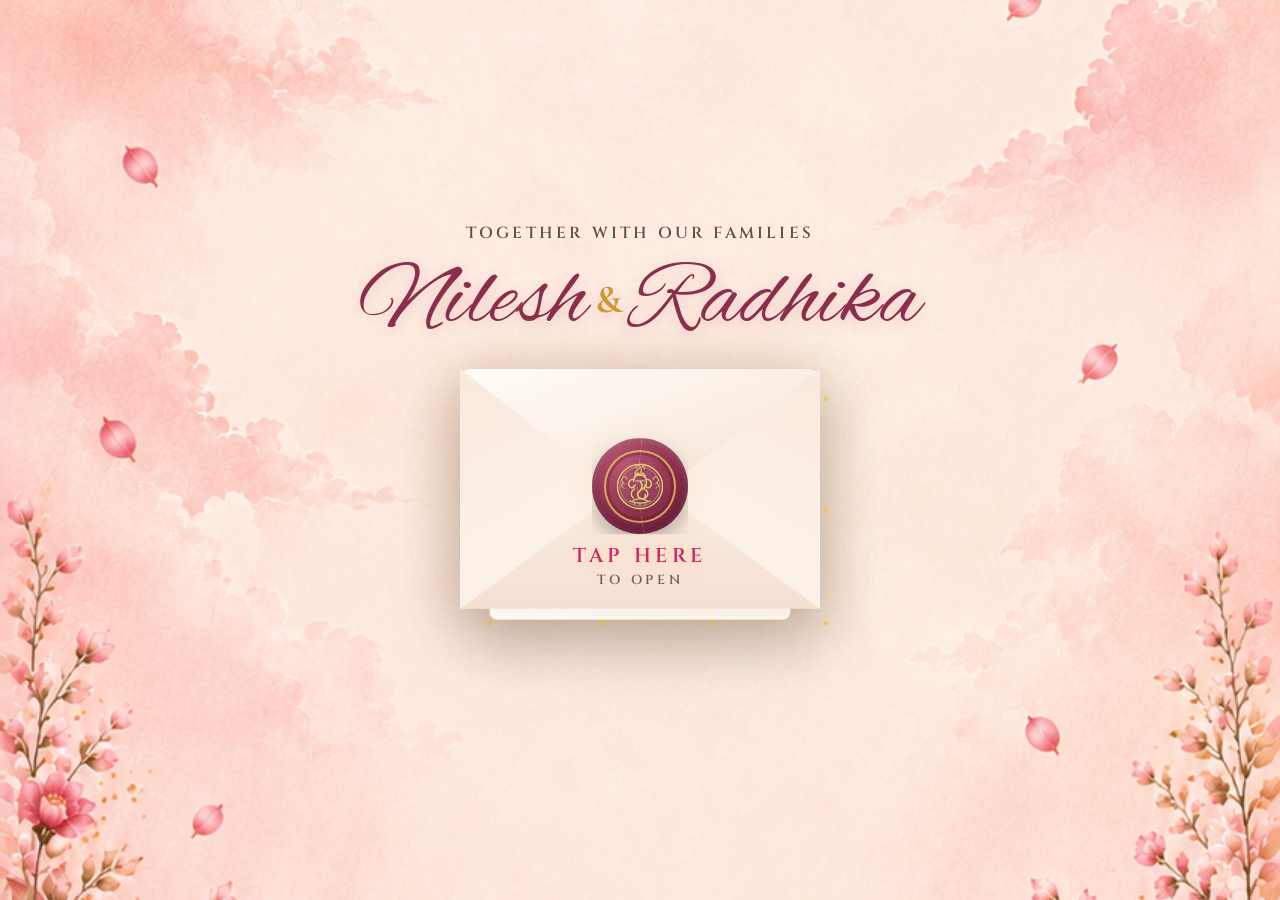
<file: index.html>
<!DOCTYPE html>
<html lang="en">

<head>
    <meta charset="UTF-8">

    <meta
        name="viewport"
        content="width=device-width, initial-scale=1.0"
    >

    <title>Nilesh &amp; Radhika | ConverPage</title>

    <!-- Improve Google Fonts connection performance -->
    <link
        rel="preconnect"
        href="https://fonts.googleapis.com"
    >

    <link
        rel="preconnect"
        href="https://fonts.gstatic.com"
        crossorigin
    >

    <link
        href="https://fonts.googleapis.com/css2?family=Alex+Brush&family=Cinzel:wght@500;600&family=Cormorant+Garamond:wght@500;600;700&family=Great+Vibes&family=Noto+Serif+Devanagari:wght@500;600;700&display=swap"
        rel="stylesheet"
    >
    <!-- Main stylesheet -->
    <link rel="stylesheet" href="styles.css">
<link rel="stylesheet" href="seal.css">
</head>

<body class="invitation-locked">
     <!-- ======================================================
         OPENING SEAL SCREEN
    ======================================================= -->
    <section
        class="seal-screen"
        id="seal-screen"
        aria-label="Open engagement invitation"
    >
        <!-- Background -->
        <img
            class="seal-screen-background"
            src="assets/seal-background.png"
            alt=""
            aria-hidden="true"
        >

        <!-- Falling petals -->
        <div
            class="seal-petal-layer"
            id="seal-petal-layer"
            aria-hidden="true"
        ></div>

        <!-- Main opening content -->
        <div class="seal-content">

            <p class="seal-introduction">
                TOGETHER WITH OUR FAMILIES
            </p>
        
            <h1 class="seal-couple-names">
                Nilesh
                <span class="seal-name-divider">&amp;</span>
                Radhika
            </h1>
        
            <div class="seal-divider"></div>
        
            <div class="envelope-wrapper" id="envelope-wrapper">
        
                <div class="gold-sparkles"></div>
        
                <div class="envelope">
        
                    <div class="envelope-back"></div>
        
                    <div class="envelope-card">

                        <p class="envelope-card-invocation">
                            श्री गणेशाय नमः
                        </p>
                    
                        <h2 class="envelope-card-names">
                            Nilesh
                            <span>&amp;</span>
                            Radhika
                        </h2>
                    
                        <div class="envelope-card-divider"></div>
                    
                        <p class="envelope-card-event">
                            Engagement Ceremony
                        </p>
                    
                        <p class="envelope-card-date">
                            30 August 2026
                        </p>
                    
                    </div>
        
                    <div class="envelope-flap"></div>
        
                    <div class="envelope-front-left"></div>
        
                    <div class="envelope-front-right"></div>
        
                    <div class="envelope-front-bottom"></div>
        
                    <button
                        class="wax-seal"
                        id="wax-seal"
                        type="button">
        
                        <span class="wax-seal-piece wax-seal-piece--left"></span>
        
                        <span class="wax-seal-piece wax-seal-piece--right"></span>
        
                        <span class="wax-seal-inner">
        
                            <img
                                src="assets/ganesha-seal-premium.svg"
                                class="wax-seal-ganesha"
                                alt=""
                            >
        
                        </span>
        
                    </button>
        
                </div>
        
            </div>
        
            <div class="tap-wrapper">
        
                <span class="tap-text">
                    TAP HERE
                </span>
        
                <span class="tap-subtext">
                    TO OPEN
                </span>
        
            </div>
        
        </div>
    </section>

     <!-- ======================================================
         INVITATION PAGE
         The background image controls the page dimensions.
    ======================================================= -->
    <main
    class="invitation-page invitation-page--hidden"
    id="invitation-page"
>

        <!-- Invitation background -->
        <img
            class="invitation-background"
            src="assets/background.png"
            alt="Floral engagement invitation background"
        >

        <!-- Animated Ganpati -->
        <figure class="opening-ganpati">
            <img
                class="opening-ganpati-image"
                src="assets/ganpati.png"
                alt="Lord Ganpati"
            >
        </figure>

        <!-- Traditional Marathi invocation -->
        <p
            class="opening-invocation"
            lang="mr"
        >
            ॥ श्री गणेशाय नमः ॥
        </p>

        <!-- Invitation introduction -->
        <header class="opening-header">

            <p class="opening-invitation-text">
                We cordially invite you to the
            </p>

            <h1 class="opening-title">
                Engagement Ceremony of
            </h1>            

        </header>
        <!-- Decorative heart ribbon -->
        <figure class="opening-ribbon">
            <img
                class="opening-ribbon-image"
                src="assets/ribbon.png"
                alt=""
                aria-hidden="true"
            >
        </figure>

        <!-- Couple names and engagement rings -->
        <div class="opening-couple">

            <p class="opening-name opening-name--groom">
                Nilesh
            </p>

            <figure class="opening-rings">
                <img
                    class="opening-rings-image"
                    src="assets/rings.png"
                    alt="Two golden engagement rings"
                >
            </figure>

            <p class="opening-name opening-name--bride">
                Radhika
            </p>

        </div>
        <!-- ======================================================
            COUPLE PORTRAIT
            Transparent couple cutout positioned over the invitation.
        ======================================================= -->
        <figure class="couple-portrait">
            <img
                class="couple-portrait-image"
                src="assets/couple.png"
                alt="Nilesh and Radhika"
            >
        </figure>

        <!-- ======================================================
     SECTION 4 : EVENT INFORMATION
====================================================== -->

<section
class="event-information"
id="event-information"
>

<!-- Decorative Top Divider -->
<figure class="event-information-ribbon">

    <img
        class="event-information-ribbon-image"
        src="assets/ribbon.png"
        alt=""
        aria-hidden="true"
    >

</figure>

<!-- Information Panel -->

<div class="event-information-panel">

    <!-- Date -->

    <article class="event-information-item">

        <svg
            class="event-information-icon"
            viewBox="0 0 24 24"
            aria-hidden="true"
        >
            <rect
                x="3"
                y="5"
                width="18"
                height="16"
                rx="2"
                fill="none"
                stroke="currentColor"
                stroke-width="1.7"
            />

            <line
                x1="3"
                y1="9"
                x2="21"
                y2="9"
                stroke="currentColor"
                stroke-width="1.7"
            />

            <line
                x1="8"
                y1="3"
                x2="8"
                y2="7"
                stroke="currentColor"
                stroke-width="1.7"
            />

            <line
                x1="16"
                y1="3"
                x2="16"
                y2="7"
                stroke="currentColor"
                stroke-width="1.7"
            />
        </svg>

        <h3 class="event-information-heading">
            Sunday
        </h3>

        <p class="event-information-description">
            30 August 2026
        </p>

    </article>

    <!-- Divider -->

    <span
        class="event-information-separator"
        aria-hidden="true"
    >
        ✦
    </span>

    <!-- Time -->

    <article class="event-information-item">

        <svg
            class="event-information-icon"
            viewBox="0 0 24 24"
            aria-hidden="true"
        >
            <circle
                cx="12"
                cy="12"
                r="9"
                fill="none"
                stroke="currentColor"
                stroke-width="1.7"
            />

            <path
                d="M12 7v5l3 2"
                fill="none"
                stroke="currentColor"
                stroke-width="1.7"
                stroke-linecap="round"
            />
        </svg>

        <h3 class="event-information-heading">
            1:30 PM
        </h3>

        <p class="event-information-description">
            Onwards
        </p>

    </article>

    <!-- Divider -->

    <span
        class="event-information-separator"
        aria-hidden="true"
    >
        ✦
    </span>

    <!-- Location -->

    <article class="event-information-item">

        <svg
            class="event-information-icon"
            viewBox="0 0 24 24"
            aria-hidden="true"
        >
            <path
                d="M12 21s7-6.2 7-12
                   a7 7 0 1 0-14 0
                   c0 5.8 7 12 7 12z"
                fill="none"
                stroke="currentColor"
                stroke-width="1.7"
            />

            <circle
                cx="12"
                cy="9"
                r="2.5"
                fill="none"
                stroke="currentColor"
                stroke-width="1.7"
            />
        </svg>

        <h3 class="event-information-heading">
            Nagpur
        </h3>

        <p class="event-information-description">
            Maharashtra
        </p>

    </article>

</div>

</section>
<!-- ======================================================
     SECTION 5 : VENUE
====================================================== -->

<section
    class="venue-section"
    id="venue"
>

    <!-- Decorative Ribbon -->

    <figure class="venue-ribbon">

        <img
            class="venue-ribbon-image"
            src="assets/ribbon.png"
            alt=""
            aria-hidden="true"
        >

    </figure>

    <!-- Heading -->

    <header class="venue-header">

        <h2 class="venue-title">
            Venue
        </h2>

    </header>

    <!-- Venue Panel -->

    <div class="venue-panel">

        <!-- Location Icon -->

        <svg
            class="venue-icon"
            viewBox="0 0 24 24"
            aria-hidden="true"
        >
            <path
                d="M12 21s7-6.2 7-12
                   a7 7 0 1 0-14 0
                   c0 5.8 7 12 7 12z"
                fill="none"
                stroke="currentColor"
                stroke-width="1.8"
            />

            <circle
                cx="12"
                cy="9"
                r="2.5"
                fill="none"
                stroke="currentColor"
                stroke-width="1.8"
            />
        </svg>

        <h3 class="venue-name">
            Omkar Celebration Hall & Lawn
        </h3>

        <p class="venue-address">
            3/4, Mankapur Ring Rd,<br>
            Dighori,<br>
            Nagpur, Maharashtra
        </p>

        <a
            class="venue-map-button"
            href="https://maps.app.goo.gl/jppVuTEGbmz44RkDA"
            target="_blank"
            rel="noopener noreferrer"
        >
        <span aria-hidden="true">⌖</span>
        View on Google Maps
        </a>

    </div>

</section>
<!-- ======================================================
     SECTION 6 : INVITATION MESSAGE
====================================================== -->

<section
    class="invitation-message"
    id="invitation-message"
>

    <!-- Decorative Ribbon -->
    <figure class="invitation-message-ribbon">

        <img
            class="invitation-message-ribbon-image"
            src="assets/ribbon.png"
            alt=""
            aria-hidden="true"
        >

    </figure>

    <!-- Message Panel -->
    <div class="invitation-message-panel">

        <h2 class="invitation-message-title">
            You're Invited
        </h2>

        <p class="invitation-message-text">
            With the blessings of our beloved families,
            we joyfully invite you to celebrate
            the beginning of our forever.
        </p>

        <p class="invitation-message-text">
            Your gracious presence and heartfelt blessings
            will make this joyous occasion
            truly unforgettable.
        </p>

        <p class="invitation-message-signature">
            We look forward to celebrating with you.
        </p>

    </div>

</section>
<!-- ======================================================
     SECTION 7: COUNTDOWN
     Live countdown to the engagement ceremony.
======================================================= -->
<section
    class="countdown-section"
    id="countdown"
    aria-labelledby="countdown-title"
>

    <!-- Countdown heading -->
    <header class="countdown-header">
        <p class="countdown-kicker">
            Counting Down To
        </p>

        <h2
            class="countdown-title"
            id="countdown-title"
        >
            Our Engagement
        </h2>
    </header>

    <!-- Live countdown values -->
    <div
        class="countdown-grid"
        role="timer"
        aria-live="polite"
        aria-atomic="true"
    >

        <!-- Days -->
        <div class="countdown-item">
            <span
                class="countdown-value"
                id="countdown-days"
            >
                00
            </span>

            <span class="countdown-label">
                Days
            </span>
        </div>

        <!-- Hours -->
        <div class="countdown-item">
            <span
                class="countdown-value"
                id="countdown-hours"
            >
                00
            </span>

            <span class="countdown-label">
                Hours
            </span>
        </div>

        <!-- Minutes -->
        <div class="countdown-item">
            <span
                class="countdown-value"
                id="countdown-minutes"
            >
                00
            </span>

            <span class="countdown-label">
                Minutes
            </span>
        </div>

        <!-- Seconds -->
        <div class="countdown-item">
            <span
                class="countdown-value"
                id="countdown-seconds"
            >
                00
            </span>

            <span class="countdown-label">
                Seconds
            </span>
        </div>

    </div>

    <!-- Message displayed after countdown completion -->
    <p
        class="countdown-complete-message"
        id="countdown-complete-message"
        hidden
    >
        The celebration has begun!
    </p>

</section>
<!-- ======================================================
     SECTION 8 : THANK YOU
====================================================== -->


<section
    class="thank-you-section"
    id="thank-you"
>   <figure class="thank-you-ribbon">
    <img
        class="thank-you-ribbon-image"
        src="assets/ribbon.png"
        alt=""
        aria-hidden="true"
    >
    </figure>

    

    <div class="thank-you-panel">

        <h2 class="thank-you-title">
            Thank You
        </h2>

        <p class="thank-you-message">
            We look forward to celebrating
            this beautiful day with you.
        </p>

        <h3 class="thank-you-names">
            Nilesh
            <span class="thank-you-heart">❤</span>
            Radhika
        </h3>

    </div>

</section>

    </main>

    <!-- ======================================================
        FALLING PETALS
        Decorative foreground animation across the invitation.
    ======================================================= -->
    <div
    class="petal-layer"
    id="petal-layer"
    aria-hidden="true"
    ></div>
<!-- One audio element for both sections -->
<audio
id="invitation-music"
src="assets/song.mp3"
preload="auto"
    autoplay
    loop
></audio>

<script src="seal.js"></script>
<script src="script.js"></script>

</body>

</html>
</file>
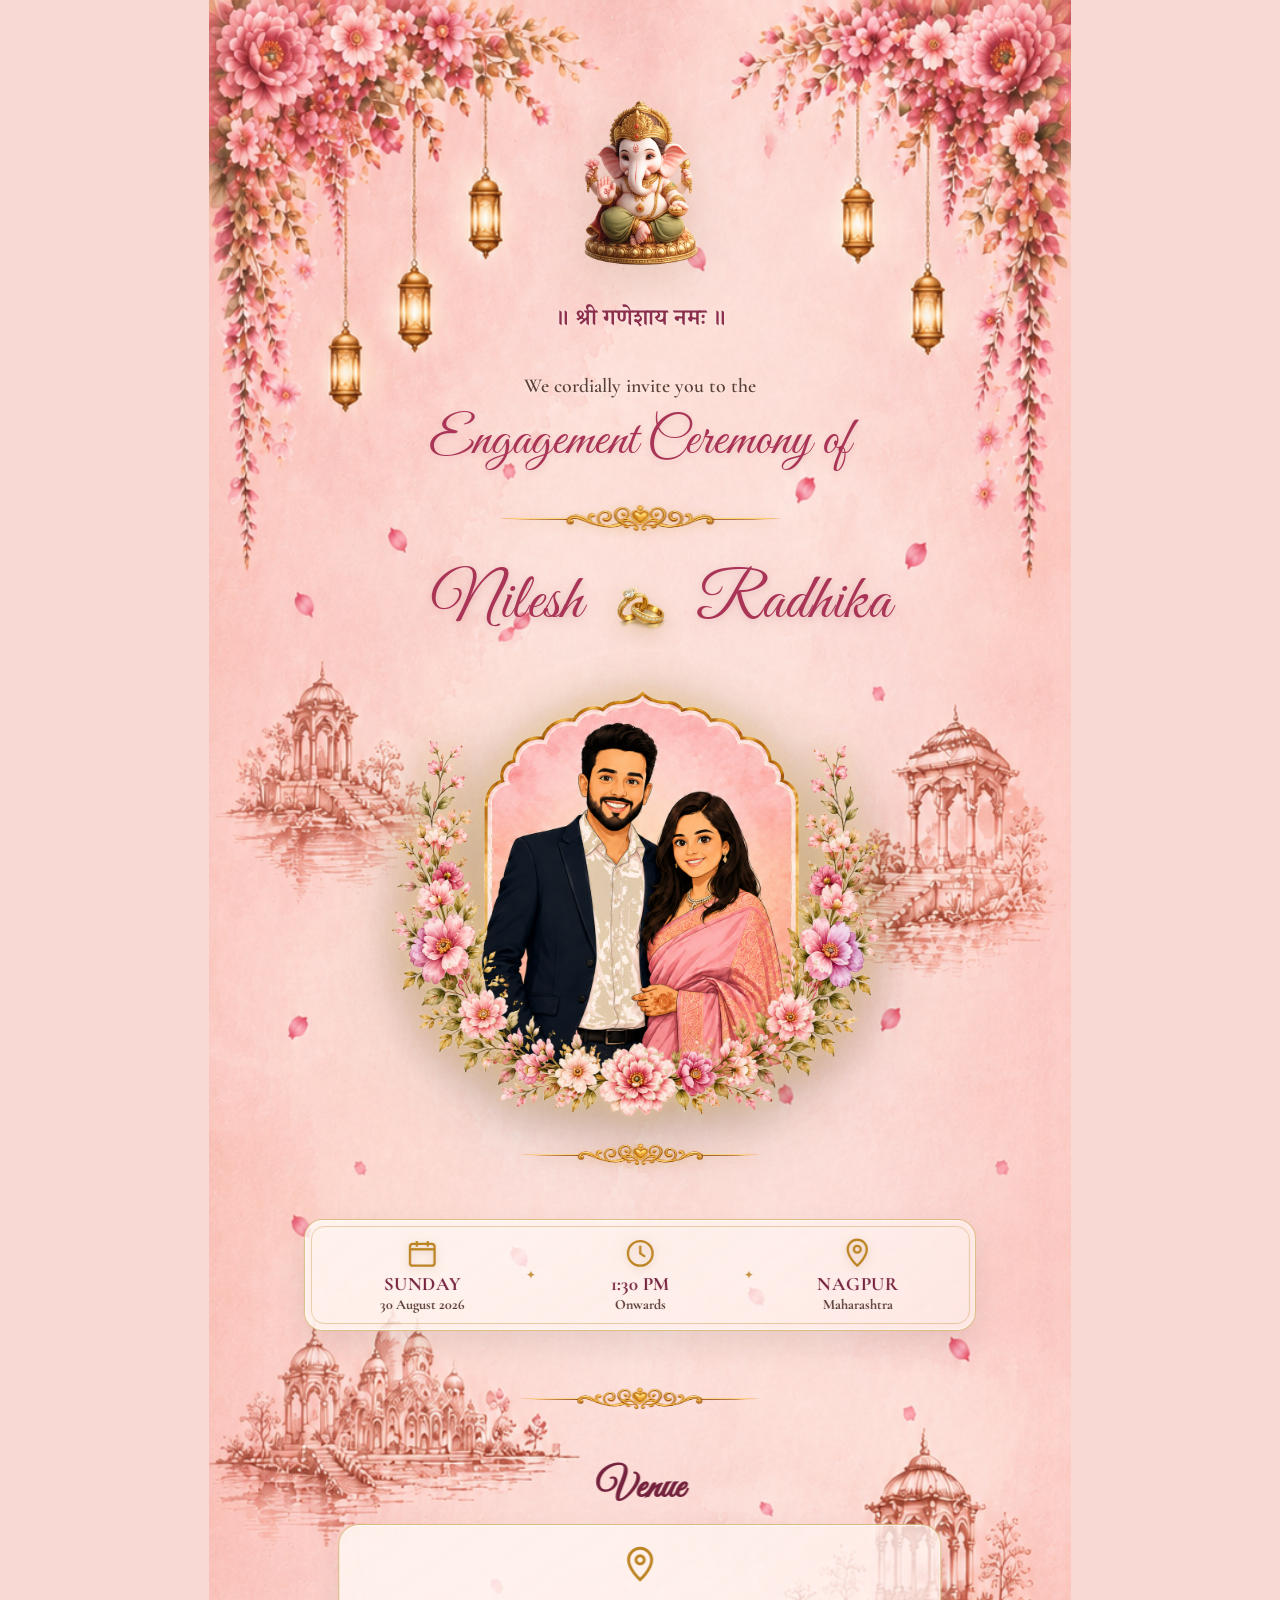
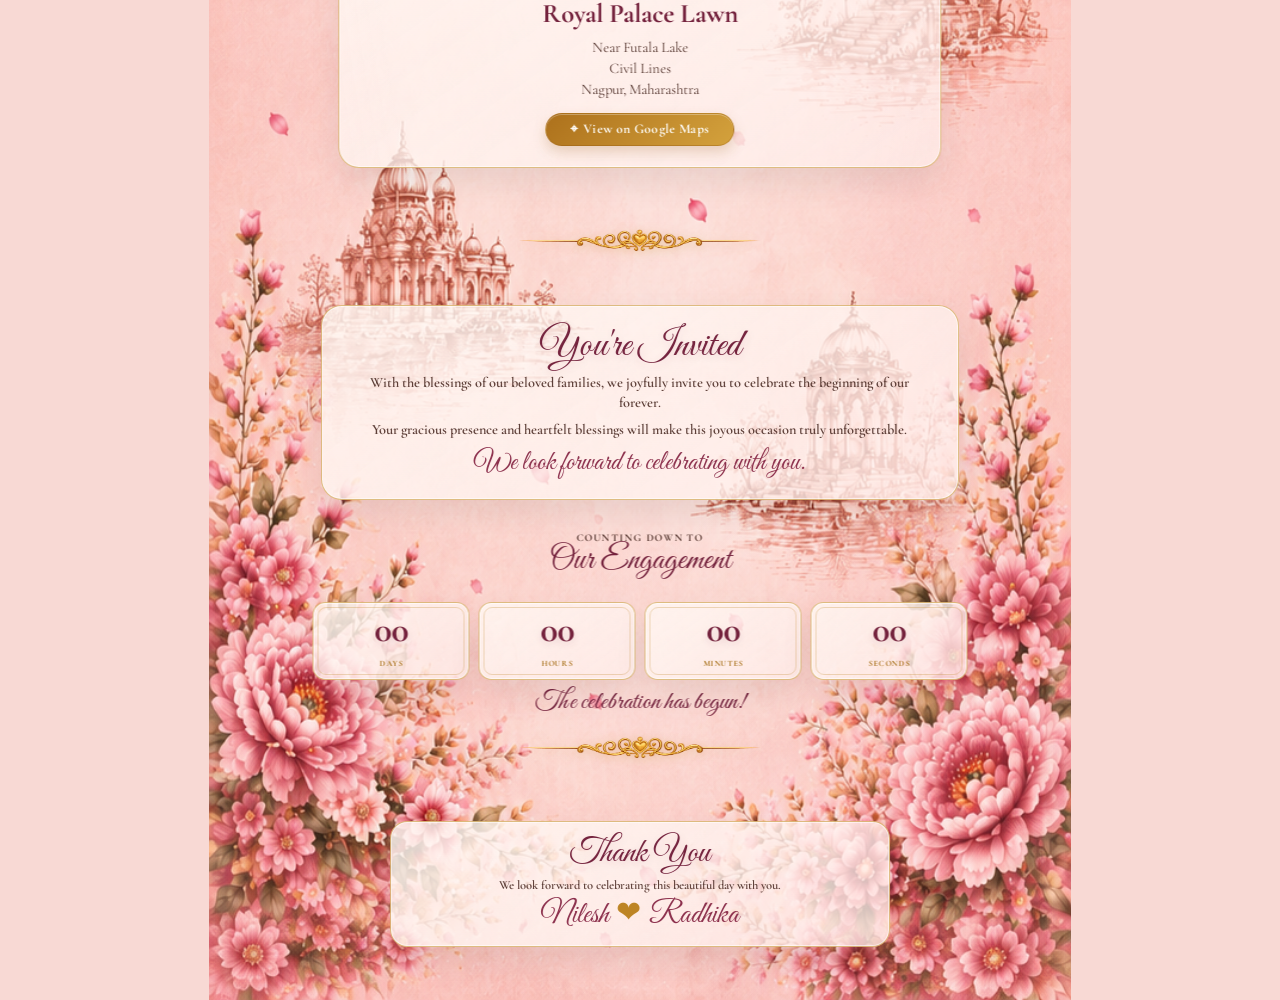
<file: invitation.html>
<!DOCTYPE html>
<html lang="en">

<head>
    <meta charset="UTF-8">

    <meta
        name="viewport"
        content="width=device-width, initial-scale=1.0"
    >

    <title>
        Nilesh & Radhika | Engagement Invitation
    </title>
     <!-- Improve Google Fonts connection performance -->
     <link
        rel="preconnect"
        href="https://fonts.googleapis.com"
    >

    <link
        rel="preconnect"
        href="https://fonts.gstatic.com"
        crossorigin
    >

    <!-- Invitation fonts -->
    <link
        href="https://fonts.googleapis.com/css2?family=Cormorant+Garamond:wght@500;600&family=Great+Vibes&family=Noto+Serif+Devanagari:wght@500;600;700&display=swap"
        rel="stylesheet"
    >

    <link
        rel="stylesheet"
        href="styles.css"
    >
</head>

<body>

    <!-- ======================================================
         INVITATION PAGE
         The background image controls the page dimensions.
    ======================================================= -->
    <main class="invitation-page">

        <!-- Invitation background -->
        <img
            class="invitation-background"
            src="assets/background.png"
            alt="Floral engagement invitation background"
        >

        <!-- Animated Ganpati -->
        <figure class="opening-ganpati">
            <img
                class="opening-ganpati-image"
                src="assets/ganpati.png"
                alt="Lord Ganpati"
            >
        </figure>

        <!-- Traditional Marathi invocation -->
        <p
            class="opening-invocation"
            lang="mr"
        >
            ॥ श्री गणेशाय नमः ॥
        </p>

        <!-- Invitation introduction -->
        <header class="opening-header">

            <p class="opening-invitation-text">
                We cordially invite you to the
            </p>

            <h1 class="opening-title">
                Engagement Ceremony of
            </h1>            

        </header>
        <!-- Decorative heart ribbon -->
        <figure class="opening-ribbon">
            <img
                class="opening-ribbon-image"
                src="assets/ribbon.png"
                alt=""
                aria-hidden="true"
            >
        </figure>

        <!-- Couple names and engagement rings -->
        <div class="opening-couple">

            <p class="opening-name opening-name--groom">
                Nilesh
            </p>

            <figure class="opening-rings">
                <img
                    class="opening-rings-image"
                    src="assets/rings.png"
                    alt="Two golden engagement rings"
                >
            </figure>

            <p class="opening-name opening-name--bride">
                Radhika
            </p>

        </div>
        <!-- ======================================================
            COUPLE PORTRAIT
            Transparent couple cutout positioned over the invitation.
        ======================================================= -->
        <figure class="couple-portrait">
            <img
                class="couple-portrait-image"
                src="assets/couple.png"
                alt="Nilesh and Radhika"
            >
        </figure>

        <!-- ======================================================
     SECTION 4 : EVENT INFORMATION
====================================================== -->

<section
class="event-information"
id="event-information"
>

<!-- Decorative Top Divider -->
<figure class="event-information-ribbon">

    <img
        class="event-information-ribbon-image"
        src="assets/ribbon.png"
        alt=""
        aria-hidden="true"
    >

</figure>

<!-- Information Panel -->

<div class="event-information-panel">

    <!-- Date -->

    <article class="event-information-item">

        <svg
            class="event-information-icon"
            viewBox="0 0 24 24"
            aria-hidden="true"
        >
            <rect
                x="3"
                y="5"
                width="18"
                height="16"
                rx="2"
                fill="none"
                stroke="currentColor"
                stroke-width="1.7"
            />

            <line
                x1="3"
                y1="9"
                x2="21"
                y2="9"
                stroke="currentColor"
                stroke-width="1.7"
            />

            <line
                x1="8"
                y1="3"
                x2="8"
                y2="7"
                stroke="currentColor"
                stroke-width="1.7"
            />

            <line
                x1="16"
                y1="3"
                x2="16"
                y2="7"
                stroke="currentColor"
                stroke-width="1.7"
            />
        </svg>

        <h3 class="event-information-heading">
            Sunday
        </h3>

        <p class="event-information-description">
            30 August 2026
        </p>

    </article>

    <!-- Divider -->

    <span
        class="event-information-separator"
        aria-hidden="true"
    >
        ✦
    </span>

    <!-- Time -->

    <article class="event-information-item">

        <svg
            class="event-information-icon"
            viewBox="0 0 24 24"
            aria-hidden="true"
        >
            <circle
                cx="12"
                cy="12"
                r="9"
                fill="none"
                stroke="currentColor"
                stroke-width="1.7"
            />

            <path
                d="M12 7v5l3 2"
                fill="none"
                stroke="currentColor"
                stroke-width="1.7"
                stroke-linecap="round"
            />
        </svg>

        <h3 class="event-information-heading">
            1:30 PM
        </h3>

        <p class="event-information-description">
            Onwards
        </p>

    </article>

    <!-- Divider -->

    <span
        class="event-information-separator"
        aria-hidden="true"
    >
        ✦
    </span>

    <!-- Location -->

    <article class="event-information-item">

        <svg
            class="event-information-icon"
            viewBox="0 0 24 24"
            aria-hidden="true"
        >
            <path
                d="M12 21s7-6.2 7-12
                   a7 7 0 1 0-14 0
                   c0 5.8 7 12 7 12z"
                fill="none"
                stroke="currentColor"
                stroke-width="1.7"
            />

            <circle
                cx="12"
                cy="9"
                r="2.5"
                fill="none"
                stroke="currentColor"
                stroke-width="1.7"
            />
        </svg>

        <h3 class="event-information-heading">
            Nagpur
        </h3>

        <p class="event-information-description">
            Maharashtra
        </p>

    </article>

</div>

</section>
<!-- ======================================================
     SECTION 5 : VENUE
====================================================== -->

<section
    class="venue-section"
    id="venue"
>

    <!-- Decorative Ribbon -->

    <figure class="venue-ribbon">

        <img
            class="venue-ribbon-image"
            src="assets/ribbon.png"
            alt=""
            aria-hidden="true"
        >

    </figure>

    <!-- Heading -->

    <header class="venue-header">

        <h2 class="venue-title">
            Venue
        </h2>

    </header>

    <!-- Venue Panel -->

    <div class="venue-panel">

        <!-- Location Icon -->

        <svg
            class="venue-icon"
            viewBox="0 0 24 24"
            aria-hidden="true"
        >
            <path
                d="M12 21s7-6.2 7-12
                   a7 7 0 1 0-14 0
                   c0 5.8 7 12 7 12z"
                fill="none"
                stroke="currentColor"
                stroke-width="1.8"
            />

            <circle
                cx="12"
                cy="9"
                r="2.5"
                fill="none"
                stroke="currentColor"
                stroke-width="1.8"
            />
        </svg>

        <h3 class="venue-name">
            Royal Palace Lawn
        </h3>

        <p class="venue-address">
            Near Futala Lake<br>
            Civil Lines<br>
            Nagpur, Maharashtra
        </p>

        <a
            class="venue-map-button"
            href="https://maps.google.com"
            target="_blank"
            rel="noopener noreferrer"
        >
        <span aria-hidden="true">⌖</span>
        View on Google Maps
        </a>

    </div>

</section>
<!-- ======================================================
     SECTION 6 : INVITATION MESSAGE
====================================================== -->

<section
    class="invitation-message"
    id="invitation-message"
>

    <!-- Decorative Ribbon -->
    <figure class="invitation-message-ribbon">

        <img
            class="invitation-message-ribbon-image"
            src="assets/ribbon.png"
            alt=""
            aria-hidden="true"
        >

    </figure>

    <!-- Message Panel -->
    <div class="invitation-message-panel">

        <h2 class="invitation-message-title">
            You're Invited
        </h2>

        <p class="invitation-message-text">
            With the blessings of our beloved families,
            we joyfully invite you to celebrate
            the beginning of our forever.
        </p>

        <p class="invitation-message-text">
            Your gracious presence and heartfelt blessings
            will make this joyous occasion
            truly unforgettable.
        </p>

        <p class="invitation-message-signature">
            We look forward to celebrating with you.
        </p>

    </div>

</section>
<!-- ======================================================
     SECTION 7: COUNTDOWN
     Live countdown to the engagement ceremony.
======================================================= -->
<section
    class="countdown-section"
    id="countdown"
    aria-labelledby="countdown-title"
>

    <!-- Countdown heading -->
    <header class="countdown-header">
        <p class="countdown-kicker">
            Counting Down To
        </p>

        <h2
            class="countdown-title"
            id="countdown-title"
        >
            Our Engagement
        </h2>
    </header>

    <!-- Live countdown values -->
    <div
        class="countdown-grid"
        role="timer"
        aria-live="polite"
        aria-atomic="true"
    >

        <!-- Days -->
        <div class="countdown-item">
            <span
                class="countdown-value"
                id="countdown-days"
            >
                00
            </span>

            <span class="countdown-label">
                Days
            </span>
        </div>

        <!-- Hours -->
        <div class="countdown-item">
            <span
                class="countdown-value"
                id="countdown-hours"
            >
                00
            </span>

            <span class="countdown-label">
                Hours
            </span>
        </div>

        <!-- Minutes -->
        <div class="countdown-item">
            <span
                class="countdown-value"
                id="countdown-minutes"
            >
                00
            </span>

            <span class="countdown-label">
                Minutes
            </span>
        </div>

        <!-- Seconds -->
        <div class="countdown-item">
            <span
                class="countdown-value"
                id="countdown-seconds"
            >
                00
            </span>

            <span class="countdown-label">
                Seconds
            </span>
        </div>

    </div>

    <!-- Message displayed after countdown completion -->
    <p
        class="countdown-complete-message"
        id="countdown-complete-message"
        hidden
    >
        The celebration has begun!
    </p>

</section>
<!-- ======================================================
     SECTION 8 : THANK YOU
====================================================== -->


</figure>
<section
    class="thank-you-section"
    id="thank-you"
>   <figure class="thank-you-ribbon">
    <img
        class="thank-you-ribbon-image"
        src="assets/ribbon.png"
        alt=""
        aria-hidden="true"
    >
    </figure>

    

    <div class="thank-you-panel">

        <h2 class="thank-you-title">
            Thank You
        </h2>

        <p class="thank-you-message">
            We look forward to celebrating
            this beautiful day with you.
        </p>

        <h3 class="thank-you-names">
            Nilesh
            <span class="thank-you-heart">❤</span>
            Radhika
        </h3>

    </div>

</section>

    </main>

    <script src="script.js"></script>

</body>
</html>
</file>
<file: styles.css>
/* ======================================================
   DESIGN TOKENS
====================================================== */

:root {
    --panel-background: linear-gradient(
        145deg,
        rgba(255, 249, 244, 0.82),
        rgba(255, 238, 235, 0.76)
    );
    --panel-border: rgba(196, 146, 42, 0.55);
    --panel-shadow: rgba(0, 0, 0, 0.08);

    --wine-red: #8b2e4b;
    --deep-wine: #74223d;
    --dark-brown: #55362f;
    --royal-gold: #bd8424;
    --page-pink: #f8d9d4;
}

/* ======================================================
   GLOBAL RESET
====================================================== */

*,
*::before,
*::after {
    box-sizing: border-box;
}

html {
    scroll-behavior: smooth;
    overflow-x: clip;
}

body {
    margin: 0;
    overflow-x: clip;
    background-color: var(--page-pink);
    text-rendering: optimizeLegibility;
    -webkit-font-smoothing: antialiased;
    -moz-osx-font-smoothing: grayscale;
}

figure,
h1,
h2,
h3,
p {
    margin-block-start: 0;
}

/* ======================================================
   INVITATION CANVAS
   Every overlay is measured against this 862 × 2600 canvas.
====================================================== */

.invitation-page {
    position: relative;

    width: min(100%, 862px);
    aspect-ratio: 862 / 2600;
    margin: 0 auto;

    container-type: inline-size;
    overflow: hidden;
}

.invitation-page::before {
    content: "";
    position: absolute;
    inset: 0;
    z-index: 1;
    pointer-events: none;

    background: radial-gradient(
        ellipse at center,
        rgba(255, 255, 255, 0) 45%,
        rgba(255, 215, 220, 0.12) 100%
    );
}

.invitation-background {
    position: absolute;
    inset: 0;
    z-index: 0;

    display: block;
    width: 100%;
    height: 100%;

    object-fit: fill;

    user-select: none;
    pointer-events: none;
}

/* ======================================================
   SHARED PANEL SURFACE
====================================================== */

.event-information-panel,
.venue-panel,
.invitation-message-panel,
.countdown-item,
.thank-you-panel {
    background: var(--panel-background);
    border: 0.22cqw solid var(--panel-border);
    box-shadow:
        inset 0 0 0 0.12cqw rgba(255, 255, 255, 0.55),
        0 14px 32px var(--panel-shadow);
    backdrop-filter: blur(7px);
    -webkit-backdrop-filter: blur(7px);
}

/* ======================================================
   ANIMATION TIMELINE
   0.00s Ganpati begins floating
   0.35s Marathi invocation
   0.90s Invitation text
   1.35s Ceremony title
   1.85s Opening ribbon
   2.25s Couple names
   2.45s Rings
   2.80s Couple portrait
   3.90s Event information
   4.70s Venue
   5.50s Invitation message
   6.30s Countdown section
   6.45s–6.90s Countdown cards
   7.80s Thank-you section
====================================================== */



/* ======================================================
   SECTION 1: OPENING
   Compact proportions for the fixed 862 × 2600 canvas.
====================================================== */

.opening-ganpati {
    position: absolute;
    top: 3.1%;
    left: 50%;
    z-index: 10;

    width: 20cqw;
    margin: 0;

    transform: translateX(-50%);
}

.opening-ganpati-image {
    display: block;

    width: 100%;
    height: auto;

    transform-origin: center bottom;

    filter:
        drop-shadow(
            0 1.5cqw 2.8cqw
            rgba(120, 70, 25, 0.18)
        );

    animation:
        ganpati-float
        4s
        ease-in-out
        infinite;
}


/* ======================================================
   MARATHI INVOCATION
====================================================== */

.opening-invocation {
    position: absolute;
    top: 11.8%;
    left: 50%;
    z-index: 10;

    width: max-content;
    max-width: 85%;
    margin: 0;

    color: var(--wine-red);

    font-family:
        "Noto Serif Devanagari",
        serif;

    font-size: 2.7cqw;
    font-weight: 600;
    line-height: 1.3;
    text-align: center;

    text-shadow:
        0 0.15cqw 0.45cqw
        rgba(255, 255, 255, 0.5);

    opacity: 0;

    transform:
        translate(-50%, 1.5cqw);

    animation:
        invocation-reveal
        0.7s
        cubic-bezier(0.22, 1, 0.36, 1)
        0.35s
        both,

        invocation-glow
        3.5s
        ease-in-out
        1.2s
        infinite;
}


/* ======================================================
   INVITATION HEADING
====================================================== */

.opening-header {
    position: absolute;
    top: 14.4%;
    left: 50%;
    z-index: 10;

    width: 82%;
    margin: 0;

    text-align: center;

    transform: translateX(-50%);
}

.opening-invitation-text {
    margin: 0 0 0.7em;

    color: #5b4036;

    font-family:
        "Cormorant Garamond",
        serif;

    font-size: 2.3cqw;
    font-weight: 600;
    line-height: 1.25;

    text-shadow:
        0 0.12cqw 0.4cqw
        rgba(255, 255, 255, 0.5);

    animation:
        opening-text-reveal
        0.65s
        cubic-bezier(0.22, 1, 0.36, 1)
        0.9s
        both;
}

.opening-title {
    margin: 0.2em 0 0;

    color: #a93455;

    font-family:
        "Great Vibes",
        cursive;

    font-size: 6.2cqw;
    font-weight: 400;
    line-height: 1.08;

    text-shadow:
        0 0.25cqw 0.8cqw
        rgba(139, 46, 75, 0.15);

    animation:
        opening-title-reveal
        0.75s
        cubic-bezier(0.22, 1, 0.36, 1)
        1.35s
        both;
}


/* ======================================================
   OPENING RIBBON
====================================================== */

.opening-ribbon {
    position: absolute;
    top: 19%;
    left: 50%;
    z-index: 10;

    display: block;

    width: 40cqw;
    margin: 0;

    opacity: 0;

    transform:
        translateX(-50%)
        scaleX(0.75);

    animation:
        ribbon-reveal
        0.6s
        cubic-bezier(0.22, 1, 0.36, 1)
        1.85s
        both;
}

.opening-ribbon-image {
    display: block;

    width: 100%;
    height: auto;

    object-fit: contain;

    filter:
        drop-shadow(
            0 0.25cqw 0.6cqw
            rgba(199, 150, 45, 0.35)
        );
}


/* ======================================================
   COUPLE NAMES AND RINGS
====================================================== */

.opening-couple {
    position: absolute;
    top: 21%;
    left: 50%;
    z-index: 10;

    display: grid;
    grid-template-columns:
        minmax(0, 1fr)
        auto
        minmax(0, 1fr);

    align-items: center;

    column-gap: 2cqw;

    width: 78%;

    transform: translateX(-50%);
}

.opening-name {
    margin: 0;

    color: #a93455;

    font-family:
        "Great Vibes",
        cursive;

    font-size: 7.4cqw;
    font-weight: 400;
    line-height: 1;
    letter-spacing: 0.01em;

    text-shadow:
        0 0.25cqw 0.8cqw
        rgba(139, 46, 75, 0.15);

    filter:
        drop-shadow(
            0 0.45cqw 1cqw
            rgba(139, 46, 75, 0.12)
        );

    opacity: 0;
}

.opening-name--groom {
    text-align: right;

    transform:
        translateX(-3cqw);

    animation:
        groom-name-reveal
        0.75s
        cubic-bezier(0.22, 1, 0.36, 1)
        2.25s
        both;
}

.opening-name--bride {
    text-align: left;

    transform:
        translateX(3cqw);

    animation:
        bride-name-reveal
        0.75s
        cubic-bezier(0.22, 1, 0.36, 1)
        2.25s
        both;
}

.opening-rings {
    width: 9cqw;
    margin: 0;

    opacity: 0;

    animation:
        rings-reveal
        0.65s
        cubic-bezier(0.22, 1, 0.36, 1)
        2.45s
        both;
}

.opening-rings-image {
    display: block;

    width: 100%;
    height: auto;

    transform-origin: center;

    filter:
        drop-shadow(
            0 0.8cqw 1.2cqw
            rgba(160, 110, 20, 0.25)
        );

    animation:
        rings-float
        4s
        ease-in-out
        3.1s
        infinite;
}


/* ======================================================
   SECTION 2: COUPLE PORTRAIT
====================================================== */

.couple-portrait {
    position: absolute;
    top: 26%;
    left: 50%;
    z-index: 10;

    width: 58cqw;
    margin: 0;

    opacity: 0;

    transform:
        translate(-50%, 2.8cqw)
        scale(0.96);

    animation:
        couple-portrait-reveal
        0.9s
        cubic-bezier(0.22, 1, 0.36, 1)
        2.8s
        both;
}

.couple-portrait-image {
    display: block;

    width: 100%;
    height: auto;

    transform-origin: center bottom;

    filter:
        drop-shadow(
            0 0 1.2cqw
            rgba(255, 224, 156, 0.45)
        )
        drop-shadow(
            0 0 2.8cqw
            rgba(201, 154, 46, 0.28)
        )
        drop-shadow(
            0 1.6cqw 1.8cqw
            rgba(91, 64, 54, 0.16)
        )
        drop-shadow(
            0 2cqw 4cqw
            rgba(0, 0, 0, 0.18)
        );

    animation:
        couple-portrait-float
        5s
        ease-in-out
        3.8s
        infinite,

        couple-portrait-glow
        4s
        ease-in-out
        3.8s
        infinite;
}

/* ======================================================
   SECTION 3: EVENT INFORMATION
   Compact sizing for the fixed invitation canvas.
====================================================== */

.event-information {
    position: absolute;
    top: 43.6%;
    left: 50%;
    z-index: 10;

    width: 78%;

    opacity: 0;

    transform:
        translate(-50%, 2.2cqw);

    animation:
        event-information-reveal
        0.75s
        cubic-bezier(0.22, 1, 0.36, 1)
        3.9s
        both;
}


/* Decorative ribbon */

.event-information-ribbon {
    width: 34cqw;
    margin: 0 ;
     padding-bottom: 3cqw;
}

.event-information-ribbon-image {
    display: block;

    width: 100%;
    height: auto;

    object-fit: contain;

    filter:
        drop-shadow(
            0 0.25cqw 0.6cqw
            rgba(199, 150, 45, 0.35)
        );
}


/* Information panel */

.event-information-panel {
    position: relative;

    display: grid;

    grid-template-columns:
        minmax(0, 1fr)
        auto
        minmax(0, 1fr)
        auto
        minmax(0, 1fr);

    align-items: center;

    min-height: 13cqw;

    padding:
        1.8cqw
        2.4cqw;

    border-radius: 2.2cqw;

    overflow: hidden;
}

.event-information-panel::before {
    content: "";

    position: absolute;
    inset: 0.65cqw;

    border:
        0.1cqw solid
        rgba(189, 132, 36, 0.34);

    border-radius: 1.55cqw;

    pointer-events: none;
}


/* Individual information columns */

.event-information-item {
    position: relative;

    display: grid;
    justify-items: center;

    min-width: 0;

    text-align: center;

    opacity: 0;

    animation:
        event-item-reveal
        0.5s
        cubic-bezier(0.22, 1, 0.36, 1)
        4.15s
        both;
}

.event-information-item:nth-of-type(2) {
    animation-delay: 4.3s;
}

.event-information-item:nth-of-type(3) {
    animation-delay: 4.45s;
}


/* Icons */

.event-information-icon {
    width: 3.8cqw;
    height: auto;

    margin-bottom: 0.55cqw;

    color: var(--royal-gold);

    filter:
        drop-shadow(
            0 0.3cqw 0.5cqw
            rgba(140, 87, 14, 0.25)
        );

    animation:
        event-information-icon-glow
        3.8s
        ease-in-out
        4.9s
        infinite;
}


/* Primary values */

.event-information-heading {
    margin: 0;

    color: var(--deep-wine);

    font-family:
        "Cormorant Garamond",
        serif;

    font-size: 2.2cqw;
    font-weight: 700;
    line-height: 1.05;
    letter-spacing: 0.025em;

    text-transform: uppercase;
}


/* Secondary values */

.event-information-description {
    margin:
        0.35cqw
        0
        0;

    color: var(--dark-brown);

    font-family:
        "Cormorant Garamond",
        serif;

    font-size: 1.65cqw;
    font-weight: 700;
    line-height: 1.15;
}


/* Separators */

.event-information-separator {
    margin: 0 0.8cqw;

    color: var(--royal-gold);

    font-size: 1.35cqw;

    opacity: 0.85;

    animation:
        event-information-separator-glow
        3.4s
        ease-in-out
        4.9s
        infinite;
}

/* ======================================================
   SECTION 4: VENUE
====================================================== */

.venue-section {
    position: absolute;
    top: 53%;
    left: 50%;

    width: 70%;

    transform: translate(-50%, 0);

    opacity: 0;

    animation:
        venue-reveal
        0.75s
        cubic-bezier(.22,1,.36,1)
        4.7s
        both;
}


/* ---------------------------------- */
/* Ribbon                             */
/* ---------------------------------- */

.venue-ribbon {
    width: 40cqw;
    margin: 0 auto 0.9cqw;
    
     padding-bottom: 3cqw;
}

.venue-ribbon-image{
    display:block;
    width:100%;
    height:auto;
}


/* ---------------------------------- */
/* Heading                            */
/* ---------------------------------- */

.venue-title{

    margin:0 0 1.2cqw;

    text-align:center;

    font-family:"Great Vibes",cursive;

    font-size:4.6cqw;

    color:var(--deep-wine);
}


/* ---------------------------------- */
/* Panel                              */
/* ---------------------------------- */

.venue-panel{

    padding:2.4cqw 3.6cqw;

    border-radius:2.4cqw;

    text-align:center;
}


/* ---------------------------------- */
/* Venue Icon                         */
/* ---------------------------------- */

.venue-icon{

    width:4.6cqw;
    height:4.6cqw;

    margin-bottom:0.9cqw;

    color:var(--royal-gold);
}


/* ---------------------------------- */
/* Venue Name                         */
/* ---------------------------------- */

.venue-name{

    margin:0;

    font-family:"Cormorant Garamond",serif;

    font-size:3.1cqw;

    font-weight:700;

    color:var(--deep-wine);
}


/* ---------------------------------- */
/* Address                            */
/* ---------------------------------- */

.venue-address{

    margin:.8cqw 0 0;

    font-family:"Cormorant Garamond",serif;

    font-size:1.7cqw;

    line-height:1.45;

    color:var(--dark-brown);
}


/* ---------------------------------- */
/* Maps Button                        */
/* ---------------------------------- */

.venue-map-button {
    display: inline-flex;
    align-items: center;
    justify-content: center;
    gap: 0.65cqw;

    margin-top: 1.4cqw;
    padding: 1.05cqw 2.8cqw;

    border: 0.12cqw solid rgba(151, 96, 20, 0.35);
    border-radius: 999px;

    color: #fffdf9;

    background:
        linear-gradient(
            135deg,
            #ad711c,
            #d4a23d
        );

    font-family: "Cormorant Garamond", serif;
    font-size: 1.55cqw;
    font-weight: 700;
    letter-spacing: 0.025em;
    line-height: 1;

    text-decoration: none;

    box-shadow:
        inset 0 0.12cqw 0 rgba(255, 255, 255, 0.3),
        0 0.7cqw 1.5cqw rgba(145, 92, 19, 0.22);

    transition:
        transform 0.2s ease,
        box-shadow 0.2s ease;
}

.venue-map-button:hover {
    transform: translateY(-0.25cqw);

    box-shadow:
        inset 0 0.12cqw 0 rgba(255, 255, 255, 0.35),
        0 1cqw 2cqw rgba(145, 92, 19, 0.28);
}

.venue-map-button:focus-visible {
    outline: 0.3cqw solid rgba(116, 34, 61, 0.55);
    outline-offset: 0.3cqw;
}

/* ======================================================
   SECTION 5: INVITATION MESSAGE
   Compact and readable on the fixed invitation canvas.
====================================================== */

.invitation-message {
    position: absolute;
    top: 70%;
    left: 50%;
    z-index: 10;

    width: 74%;

    text-align: center;

    opacity: 0;

    transform:
        translate(-50%, 2.2cqw);

    animation:
        invitation-message-reveal
        0.8s
        cubic-bezier(0.22, 1, 0.36, 1)
        5.5s
        both;
}


/* Decorative ribbon */

.invitation-message-ribbon {
    width: 40cqw;
    margin: 0 auto 0.8cqw;
    padding-bottom: 3cqw;
}

.invitation-message-ribbon-image {
    display: block;

    width: 100%;
    height: auto;

    object-fit: contain;

    filter:
        drop-shadow(
            0 0.25cqw 0.6cqw
            rgba(199, 150, 45, 0.35)
        );
}


/* Message panel */

.invitation-message-panel {
    padding:
        2.4cqw
        3.6cqw;

    border-radius: 2.4cqw;
}


/* Main heading */

.invitation-message-title {
    margin: 0;

    color: var(--deep-wine);

    font-family:
        "Great Vibes",
        cursive;

    font-size: 4.6cqw;
    font-weight: 400;
    line-height: 1;

    text-shadow:
        0 0.3cqw 1cqw
        rgba(116, 34, 61, 0.12);
}


/* Invitation paragraphs */

.invitation-message-text {
    max-width: 64cqw;

    margin:
        0.7cqw
        auto;

    color: var(--dark-brown);

    font-family:
        "Cormorant Garamond",
        serif;

    font-size: 1.65cqw;
    font-weight: 600;
    line-height: 1.45;
}


/* Closing line */

.invitation-message-signature {
    margin:
        1cqw
        0
        0;

    color: var(--wine-red);

    font-family:
        "Great Vibes",
        cursive;

    font-size: 3.1cqw;
    font-weight: 400;
    line-height: 1.1;
}

/* ======================================================
   SECTION 6: COUNTDOWN
   Compact horizontal countdown for the fixed canvas.
====================================================== */

.countdown-section {
    position: absolute;
    top: 82%;
    left: 50%;
    z-index: 10;

    width: 76%;

    text-align: center;

    opacity: 0;

    transform:
        translate(-50%, 2cqw);

    animation:
        countdown-section-reveal
        0.8s
        cubic-bezier(0.22, 1, 0.36, 1)
        6.3s
        both;
}


/* Countdown heading */

.countdown-header {
    margin-bottom: 0.8cqw;    
    padding-bottom: 2cqw;
}

.countdown-kicker {
    margin: 0;

    color: var(--dark-brown);

    font-family:
        "Cormorant Garamond",
        serif;

    font-size: 1.2cqw;
    font-weight: 700;
    line-height: 1.1;
    letter-spacing: 0.12em;

    text-transform: uppercase;
}

.countdown-title {
    margin: 0.2cqw 0 0;

    color: var(--deep-wine);

    font-family:
        "Great Vibes",
        cursive;

    font-size: 3.8cqw;
    font-weight: 400;
    line-height: 1;
}


/* Countdown cards */

.countdown-grid {
    
    display: grid;
    grid-template-columns:
        repeat(4, minmax(0, 1fr));

    gap: 1cqw;

    width: 100%;
}

.countdown-item {
    position: relative;

    display: grid;
    place-items: center;

    min-height: 9cqw;

    padding:
        0.8cqw
        0.35cqw;

    border-radius: 1.5cqw;

    overflow: hidden;

    opacity: 0;

    translate: 0 1.2cqw;
    scale: 0.96;

    animation:
        countdown-card-reveal
        0.55s
        cubic-bezier(0.22, 1, 0.36, 1)
        6.45s
        both,

        countdown-item-float
        5s
        ease-in-out
        7.1s
        infinite;
}

.countdown-item:nth-child(2) {
    animation:
        countdown-card-reveal
        0.55s
        cubic-bezier(0.22, 1, 0.36, 1)
        6.6s
        both,

        countdown-item-float
        5s
        ease-in-out
        7.25s
        infinite;
}

.countdown-item:nth-child(3) {
    animation:
        countdown-card-reveal
        0.55s
        cubic-bezier(0.22, 1, 0.36, 1)
        6.75s
        both,

        countdown-item-float
        5s
        ease-in-out
        7.4s
        infinite;
}

.countdown-item:nth-child(4) {
    animation:
        countdown-card-reveal
        0.55s
        cubic-bezier(0.22, 1, 0.36, 1)
        6.9s
        both,

        countdown-item-float
        5s
        ease-in-out
        7.55s
        infinite;
}

.countdown-item::before {
    content: "";

    position: absolute;
    inset: 0.45cqw;

    border:
        0.1cqw solid
        rgba(189, 132, 36, 0.28);

    border-radius: 1cqw;

    pointer-events: none;
}


/* Countdown typography */

.countdown-value {
    position: relative;

    color: var(--deep-wine);

    font-family:
        "Cormorant Garamond",
        serif;

    font-size: 4.2cqw;
    font-weight: 700;
    line-height: 0.85;

    text-shadow:
        0 0.35cqw 0.9cqw
        rgba(116, 34, 61, 0.14);
}

.countdown-label {
    position: relative;

    margin-top: 0.35cqw;

    color: #a66f17;

    font-family:
        "Cormorant Garamond",
        serif;

    font-size: 0.95cqw;
    font-weight: 700;
    line-height: 1;
    letter-spacing: 0.07em;

    text-transform: uppercase;
}

.countdown-complete-message {
    margin: 0.8cqw 0 0;

    color: var(--deep-wine);

    font-family:
        "Great Vibes",
        cursive;

    font-size: 3cqw;
}



/* ======================================================
   SECTION 7: THANK YOU
====================================================== */
.thank-you-ribbon {
    width: 34cqw;
    margin: 0 auto 0.8cqw;
    padding-bottom: 4cqw;
    padding-top: 3cqw;
}
.thank-you-ribbon-image {
    display: block;

    width: 100%;
    height: auto;

    object-fit: contain;

    filter:
        drop-shadow(
            0 0.25cqw 0.6cqw
            rgba(199, 150, 45, 0.35)
        );
}

.thank-you-section {
    position: absolute;
    top: 88.5%;
    left: 50%;
    z-index: 10;

    width: 58%;

    text-align: center;

    opacity: 0;

    transform:
        translate(-50%, 1.8cqw);

    animation:
        thank-you-reveal
        1s
        cubic-bezier(0.22, 1, 0.36, 1)
        7.8s
        both;
}


/* Thank You panel */

.thank-you-panel {
    padding:
        1.8cqw
        2.5cqw;

    border-radius: 2cqw;
}


/* Heading */

.thank-you-title {
    margin: 0;

    color: var(--deep-wine);

    font-family:
        "Great Vibes",
        cursive;

    font-size: 4cqw;
    font-weight: 400;
    line-height: 1;

    text-shadow:
        0 0.3cqw 1cqw
        rgba(116, 34, 61, 0.12);
}


/* Message */

.thank-you-message {
    margin:
        0.55cqw
        0
        0.75cqw;

    color: var(--dark-brown);

    font-family:
        "Cormorant Garamond",
        serif;

    font-size: 1.45cqw;
    font-weight: 600;
    line-height: 1.35;
}


/* Couple names */

.thank-you-names {
    margin: 0;

    color: var(--wine-red);

    font-family:
        "Great Vibes",
        cursive;

    font-size: 3.5cqw;
    font-weight: 400;
    line-height: 1;
}

.thank-you-heart {
    display: inline-block;

    padding:
        0
        0.25cqw;

    color: var(--royal-gold);

    animation:
        thank-you-heart-pulse
        2.6s
        ease-in-out
        infinite;
}

/* ======================================================
   ANIMATIONS
====================================================== */

@keyframes ganpati-float {
    0%, 100% { transform: translateY(0) rotate(-1deg); }
    50% { transform: translateY(-10px) rotate(1deg); }
}

@keyframes invocation-reveal {
    from { opacity: 0; transform: translate(-50%, 14px); }
    to { opacity: 1; transform: translate(-50%, 0); }
}

@keyframes invocation-glow {
    0%, 100% { text-shadow: 0 0 0 rgba(201, 154, 46, 0); }
    50% { text-shadow: 0 0 10px rgba(201, 154, 46, 0.35); }
}

@keyframes opening-text-reveal {
    from { opacity: 0; transform: translateY(14px); }
    to { opacity: 1; transform: translateY(0); }
}

@keyframes opening-title-reveal {
    from { opacity: 0; transform: translateY(18px) scale(0.97); }
    to { opacity: 1; transform: translateY(0) scale(1); }
}

@keyframes ribbon-reveal {
    from {
        opacity: 0;
        transform: translateX(-50%) scaleX(0.75);
    }

    to {
        opacity: 1;
        transform: translateX(-50%) scaleX(1);
    }
}

@keyframes groom-name-reveal {
    from { opacity: 0; transform: translateX(-30px); }
    to { opacity: 1; transform: translateX(0); }
}

@keyframes bride-name-reveal {
    from { opacity: 0; transform: translateX(30px); }
    to { opacity: 1; transform: translateX(0); }
}

@keyframes rings-reveal {
    from { opacity: 0; transform: translateY(14px) scale(0.92); }
    to { opacity: 1; transform: translateY(0) scale(1); }
}

@keyframes rings-float {
    0%, 100% { transform: translateY(0) rotate(-1deg); }
    50% { transform: translateY(-8px) rotate(1deg); }
}

@keyframes couple-portrait-reveal {
    from { opacity: 0; transform: translate(-50%, 28px) scale(0.96); }
    to { opacity: 1; transform: translate(-50%, 0) scale(1); }
}

@keyframes couple-portrait-float {
    0%, 100% { transform: translateY(0); }
    50% { transform: translateY(-10px); }
}

@keyframes couple-portrait-glow {
    0%, 100% {
        filter:
            drop-shadow(0 0 10px rgba(255, 224, 156, 0.38))
            drop-shadow(0 0 24px rgba(201, 154, 46, 0.22))
            drop-shadow(0 16px 18px rgba(91, 64, 54, 0.16))
            drop-shadow(0 20px 40px rgba(0, 0, 0, 0.18));
    }
    50% {
        filter:
            drop-shadow(0 0 18px rgba(255, 224, 156, 0.58))
            drop-shadow(0 0 38px rgba(201, 154, 46, 0.38))
            drop-shadow(0 18px 22px rgba(91, 64, 54, 0.18))
            drop-shadow(0 22px 44px rgba(0, 0, 0, 0.2));
    }
}

@keyframes event-information-reveal {
    from { opacity: 0; transform: translate(-50%, 24px); }
    to { opacity: 1; transform: translate(-50%, 0); }
}

@keyframes event-item-reveal {
    from { opacity: 0; }
    to { opacity: 1; }
}

@keyframes event-information-icon-glow {
    0%, 100% { filter: drop-shadow(0 3px 5px rgba(199, 150, 45, 0.2)); }
    50% { filter: drop-shadow(0 0 11px rgba(199, 150, 45, 0.42)); }
}

@keyframes event-information-separator-glow {
    0%, 100% { opacity: 0.65; text-shadow: 0 0 0 rgba(199, 150, 45, 0); }
    50% { opacity: 1; text-shadow: 0 0 9px rgba(199, 150, 45, 0.42); }
}

@keyframes venue-reveal {
    from {
        opacity: 0;
        transform: translate(-50%, 0) scale(0.97);
    }
    to {
        opacity: 1;
        transform: translate(-50%, 0) scale(1);
    }
}

@keyframes invitation-message-reveal {
    from { opacity: 0; transform: translate(-50%, 25px); }
    to { opacity: 1; transform: translate(-50%, 0); }
}

@keyframes countdown-section-reveal {
    from { opacity: 0; transform: translate(-50%, 24px); }
    to { opacity: 1; transform: translate(-50%, 0); }
}

@keyframes countdown-card-reveal {
    from {
        opacity: 0;
        translate: 0 12px;
        scale: 0.96;
    }
    to {
        opacity: 1;
        translate: 0 0;
        scale: 1;
    }
}

@keyframes countdown-item-float {
    0%, 100% { transform: translateY(0); }
    50% { transform: translateY(-7px); }
}

@keyframes thank-you-reveal {
    from { opacity: 0; transform: translate(-50%, 20px); }
    to { opacity: 1; transform: translate(-50%, 0); }
}

@keyframes thank-you-heart-pulse {
    0%, 100% { transform: scale(1); }
    50% { transform: scale(1.12); }
}
@keyframes thank-you-ribbon-reveal {
    from {
        opacity: 0;
        transform:
            translateX(-50%)
            scaleX(0.78);
    }

    to {
        opacity: 1;
        transform:
            translateX(-50%)
            scaleX(1);
    }
}

/* ======================================================
   SMALL-SCREEN SAFETY
   Coordinates remain identical because the full canvas scales.
====================================================== */

@media (max-width: 480px) {
    .invitation-page {
        width: 100%;
    }
}

/* ======================================================
   FALLING PETALS
====================================================== */

.petal-layer {
    position: fixed;
    inset: 0;

    z-index: 20;

    overflow: hidden;
    pointer-events: none;
}

.falling-petal {
    position: absolute;
    top: -10vh;
    left: var(--petal-left);

    width: var(--petal-size);
    height: calc(var(--petal-size) * 0.65);

    border-radius:
        70% 30% 70% 30%;

    background:
        radial-gradient(
            ellipse at 30% 30%,
            rgba(255, 244, 246, 0.95),
            rgba(229, 135, 157, 0.82) 55%,
            rgba(171, 65, 99, 0.72)
        );

    opacity: var(--petal-opacity);

    filter:
        drop-shadow(
            0 3px 3px
            rgba(116, 34, 61, 0.12)
        );

    transform-origin: center;

    animation:
        petal-fall var(--petal-duration) linear
        var(--petal-delay) infinite,
        petal-sway var(--petal-sway-duration) ease-in-out
        var(--petal-delay) infinite alternate;
}


/* ======================================================
   PETAL FALLING ANIMATION
====================================================== */

@keyframes petal-fall {
    0% {
        translate: 0 -10vh;
        rotate: 0deg;
    }

    100% {
        translate:
            var(--petal-drift)
            115vh;

        rotate: var(--petal-rotation);
    }
}


/* ======================================================
   PETAL SIDE-TO-SIDE MOVEMENT
====================================================== */

@keyframes petal-sway {
    from {
        margin-left: -14px;
    }

    to {
        margin-left: 14px;
    }
}


/* ======================================================
   REDUCED MOTION
====================================================== */

@media (prefers-reduced-motion: reduce) {
    .petal-layer {
        display: none;
    }
}



.event-information-ribbon,
.venue-ribbon,
.invitation-message-ribbon,
.thank-you-ribbon {
    width: 34cqw;
    margin: 0 auto 1.2cqw;
}

.event-information-ribbon-image,
.venue-ribbon-image,
.invitation-message-ribbon-image,
.thank-you-ribbon-image {
    display: block;
    width: 100%;
    height: auto;
    object-fit: contain;
}
</file>
<file: seal.css>
/* ======================================================
   RESET
====================================================== */

*,
*::before,
*::after {
    box-sizing: border-box;
}

html,
body {
    width: 100%;
    min-height: 100%;
    margin: 0;
}

body {
    background: #f8e5df;
}

body.invitation-locked {
    overflow: hidden;
}


/* ======================================================
   SEAL SCREEN
====================================================== */

.seal-screen {
    position: fixed;
    inset: 0;

    display: flex;
    align-items: center;
    justify-content: center;

    width: 100%;
    min-height: 100svh;
    height: 100dvh;

    padding:
        max(16px, env(safe-area-inset-top))
        16px
        max(16px, env(safe-area-inset-bottom));

    overflow: hidden;
    background: #f8e5df;

    transition:
        opacity 0.8s ease,
        visibility 0.8s ease;
}

.seal-screen.is-closing {
    opacity: 0;
    visibility: hidden;
    pointer-events: none;
}


/* ======================================================
   BACKGROUND
====================================================== */

.seal-screen-background {
    position: absolute;
    inset: 0;
    z-index: 1;

    width: 100%;
    height: 100%;

    object-fit: cover;
    object-position: center;

    user-select: none;
    pointer-events: none;
}


/* ======================================================
   CONTENT
====================================================== */

.seal-content {
    position: relative;
    z-index: 5;

    display: flex;
    flex-direction: column;
    align-items: center;
    justify-content: center;

    width: min(92vw, 620px);
    max-height: calc(100dvh - 32px);
    margin: 0;

    text-align: center;
}


/* ======================================================
   INTRODUCTION
====================================================== */

.seal-introduction {
    width: min(90%, 460px);
    margin: 0 auto 0.8rem;

    color: #6b4a41;

    font-family: "Cinzel", serif;
    font-size: clamp(0.78rem, 1.8vw, 1rem);
    font-weight: 600;
    line-height: 1.45;
    letter-spacing: 0.2em;
    text-align: center;
    text-transform: uppercase;

    text-shadow:
        0 2px 5px rgba(255, 255, 255, 0.55);
}


/* ======================================================
   COUPLE NAMES
====================================================== */

.seal-couple-names {
    display: flex;
    align-items: center;
    justify-content: center;
    flex-wrap: nowrap;

    width: 100%;
    margin: 0 0 1.4rem;

    color: #8b2e4b;

    font-family: "Alex Brush", cursive;
    font-size: clamp(3.4rem, 8vw, 5.8rem);
    font-weight: 400;
    line-height: 0.95;
    letter-spacing: 0.01em;
    white-space: nowrap;

    text-shadow:
        0 3px 14px rgba(139, 46, 75, 0.18);
}

.seal-name-divider {
    flex: 0 0 auto;

    margin: 0 0.18em;

    color: #c99a2e;

    font-family: "Cormorant Garamond", serif;
    font-size: 0.42em;
    font-weight: 700;

    transform: translateY(-0.08em);
}


/* ======================================================
   ENVELOPE WRAPPER
====================================================== */

.envelope-wrapper {
    position: relative;
    flex: 0 0 auto;

    width: min(72vw, 360px);
    aspect-ratio: 1.5 / 1;
    margin: 0;

    filter:
        drop-shadow(0 16px 26px rgba(91, 50, 48, 0.2));
}


/* ======================================================
   GOLD SPARKLES
====================================================== */

.gold-sparkles {
    position: absolute;
    inset: -26px;

    overflow: hidden;
    pointer-events: none;
}

.gold-sparkles::before,
.gold-sparkles::after {
    content: "";

    position: absolute;
    inset: 0;

    background-image:
        radial-gradient(circle, #ffe7a0 1px, transparent 2px),
        radial-gradient(circle, #ffd15d 1.6px, transparent 2.8px);

    background-size:
        72px 72px,
        112px 112px;

    opacity: 0.8;

    animation:
        sparkle-float 7s linear infinite;
}

.gold-sparkles::after {
    animation-delay: -3.5s;
}

@keyframes sparkle-float {
    from {
        transform: translateY(24px) scale(0.9);
    }

    to {
        transform: translateY(-36px) scale(1);
    }
}


/* ======================================================
   ENVELOPE
====================================================== */

.envelope {
    position: relative;

    width: 100%;
    height: 100%;

    perspective: 1200px;

    filter:
        drop-shadow(0 18px 32px rgba(0, 0, 0, 0.18))
        drop-shadow(0 0 30px rgba(255, 220, 120, 0.18));
}


/* ======================================================
   ENVELOPE BACK
====================================================== */

.envelope-back {
    position: absolute;
    inset: 0;
    z-index: 1;

    background:
        linear-gradient(
            145deg,
            #fffdf9,
            #f7e5d9
        );

    border: 1px solid rgba(190, 145, 70, 0.55);
    border-radius: 10px;

    box-shadow:
        inset 0 0 0 3px rgba(255, 255, 255, 0.35);
}


/* ======================================================
   INVITATION CARD
====================================================== */

.envelope-card {
    position: absolute;

    top: 8%;
    left: 8%;
    z-index: 2;

    display: flex;
    flex-direction: column;
    align-items: center;
    justify-content: center;

    width: 84%;
    height: 82%;
    padding: 1.25rem 1rem;

    overflow: hidden;

    text-align: center;

    background:
        linear-gradient(
            145deg,
            #fffdf9,
            #faeee7
        );

    border: 1px solid rgba(199, 154, 46, 0.45);
    border-radius: 8px;

    box-shadow:
        inset 0 0 0 3px rgba(255, 255, 255, 0.35);

    transform: translateY(18%);

    transition:
        transform 1.2s cubic-bezier(0.22, 1, 0.36, 1);
}

.envelope-card::after {
    content: "";

    position: absolute;
    inset: 0;

    border-radius: 8px;

    background:
        radial-gradient(
            circle,
            rgba(255, 255, 255, 0.28),
            transparent 72%
        );

    opacity: 0;
    pointer-events: none;

    transition: opacity 0.5s ease;
}

.envelope-card-invocation {
    margin: 0 0 0.45rem;

    color: #8b2e4b;

    font-family: "Noto Serif Devanagari", serif;
    font-size: 0.9rem;
    font-weight: 600;
    line-height: 1.2;
}

.envelope-card-names {
    margin: 0;

    color: #8b2e4b;

    font-family: "Alex Brush", cursive;
    font-size: 2.15rem;
    font-weight: 400;
    line-height: 1;
}

.envelope-card-names span {
    display: inline-block;

    margin: 0 0.16em;

    color: #c59635;

    font-family: "Cormorant Garamond", serif;
    font-size: 0.52em;
    font-weight: 700;

    transform: translateY(-0.14em);
}

.envelope-card-divider {
    width: 56%;
    height: 1px;
    margin: 0.7rem auto;

    background:
        linear-gradient(
            to right,
            transparent,
            #cfa64a,
            transparent
        );
}

.envelope-card-event {
    margin: 0;

    color: #65473f;

    font-family: "Cormorant Garamond", serif;
    font-size: 0.92rem;
    font-weight: 600;
    line-height: 1.2;
    letter-spacing: 0.05em;
}

.envelope-card-date {
    margin: 0.35rem 0 0;

    color: #9a6d28;

    font-family: "Cinzel", serif;
    font-size: 0.68rem;
    font-weight: 600;
    line-height: 1.2;
    letter-spacing: 0.1em;
    text-transform: uppercase;
}


/* ======================================================
   ENVELOPE FLAP
====================================================== */

.envelope-flap {
    position: absolute;

    top: 0;
    left: 0;
    z-index: 6;

    width: 100%;
    height: 58%;

    background:
        linear-gradient(
            160deg,
            #fffdf8,
            #f4dfd3
        );

    clip-path:
        polygon(
            0 0,
            100% 0,
            50% 100%
        );

    border-radius: 10px 10px 0 0;

    transform-origin: top center;

    transition:
        transform 0.9s cubic-bezier(0.22, 1, 0.36, 1);
}


/* ======================================================
   ENVELOPE FRONT PANELS
====================================================== */

.envelope-front-left,
.envelope-front-right,
.envelope-front-bottom {
    position: absolute;
    inset: 0;

    pointer-events: none;
}

.envelope-front-left {
    z-index: 4;

    background:
        linear-gradient(
            150deg,
            #f9e9de,
            #fff9f2
        );

    clip-path:
        polygon(
            0 0,
            50% 50%,
            0 100%
        );
}

.envelope-front-right {
    z-index: 4;

    background:
        linear-gradient(
            210deg,
            #f9e9de,
            #fff9f2
        );

    clip-path:
        polygon(
            100% 0,
            50% 50%,
            100% 100%
        );
}

.envelope-front-bottom {
    z-index: 5;

    background:
        linear-gradient(
            to top,
            #f5dfd3,
            #fff9f2
        );

    clip-path:
        polygon(
            0 100%,
            50% 45%,
            100% 100%
        );
}


/* ======================================================
   WAX SEAL
====================================================== */

.wax-seal {
    position: absolute;

    top: 49%;
    left: 50%;
    z-index: 20;

    width: 96px;
    height: 96px;
    padding: 0;

    border: 0;
    border-radius: 50%;
    outline: none;

    background: transparent;

    cursor: pointer;

    transform: translate(-50%, -50%);

    animation:
        seal-float 4s ease-in-out infinite,
        seal-pulse 2.4s ease-in-out infinite;
}

.wax-seal:focus-visible {
    outline: 3px solid rgba(198, 146, 45, 0.7);
    outline-offset: 5px;
}

.wax-seal-piece--left,
.wax-seal-piece--right {
    position: absolute;
    inset: 0;

    border-radius: 50%;

    background:
        radial-gradient(
            circle at 35% 30%,
            #bb5674,
            #8b2e4b 55%,
            #5f1831
        );

    box-shadow:
        inset 0 3px 8px rgba(255, 255, 255, 0.22),
        inset 0 -8px 14px rgba(65, 18, 34, 0.35),
        0 10px 18px rgba(0, 0, 0, 0.22);
}

.wax-seal-piece--left {
    clip-path:
        polygon(
            0 0,
            52% 0,
            47% 50%,
            54% 100%,
            0 100%
        );
}

.wax-seal-piece--right {
    clip-path:
        polygon(
            52% 0,
            100% 0,
            100% 100%,
            54% 100%,
            47% 50%
        );
}

.wax-seal-inner {
    position: absolute;
    inset: 12%;
    z-index: 3;

    display: flex;
    align-items: center;
    justify-content: center;

    border: 2px solid rgba(235, 196, 98, 0.78);
    border-radius: 50%;

    background:
        radial-gradient(
            circle,
            rgba(255, 255, 255, 0.08),
            transparent 75%
        );

    box-shadow:
        inset 0 0 0 3px rgba(88, 23, 39, 0.28);
}

.wax-seal-ganesha {
    display: block;

    width: 74%;
    height: 74%;

    object-fit: contain;

    user-select: none;
    pointer-events: none;

    filter:
        drop-shadow(
            0 1px 2px
            rgba(66, 18, 30, 0.45)
        );
}

.wax-seal::before {
    content: "";

    position: absolute;
    inset: -18px;
    z-index: -1;

    border-radius: 50%;

    background:
        radial-gradient(
            rgba(214, 170, 76, 0.22),
            transparent 70%
        );

    filter: blur(8px);

    animation:
        seal-glow 2.8s ease-in-out infinite;
}


/* ======================================================
   TAP PROMPT
====================================================== */

.tap-wrapper {
    display: flex;
    flex-direction: column;
    align-items: center;

    gap: 0.35rem;
    margin-top: 1.6rem;
    transform: translateY(-7cqw);
}

.tap-text {
    color: #cd256e;

    font-family: "Cinzel", serif;
    font-size: clamp(0.9rem, 2.8vw, 1.25rem);
    font-weight: 600;
    line-height: 1.15;
    letter-spacing: 0.22em;
    white-space: nowrap;

    text-shadow:
        0 0 8px rgba(255, 216, 108, 0.45),
        0 0 20px rgba(255, 216, 108, 0.28);

    animation:
        glow-pulse 2s ease-in-out infinite;
}

.tap-subtext {
    color: #7b5b45;

    font-family: "Cinzel", serif;
    font-size: clamp(0.62rem, 1.9vw, 0.82rem);
    font-weight: 600;
    line-height: 1.15;
    letter-spacing: 0.28em;
    white-space: nowrap;

    animation:
        float-arrow 2s ease-in-out infinite;
}


/* ======================================================
   OPEN STATE
====================================================== */

.envelope-wrapper.open .envelope-flap {
    z-index: 0;

    transform: rotateX(180deg);
}

.envelope-wrapper.open .envelope-card {
    transform: translateY(-72%);
}

.envelope-wrapper.open .envelope-card::after {
    opacity: 1;
}

.envelope-wrapper.open .wax-seal {
    pointer-events: none;
    animation: none;
}

.envelope-wrapper.open .wax-seal-inner {
    opacity: 0;

    transition: opacity 0.15s ease;
}

.envelope-wrapper.open .wax-seal-piece--left {
    animation:
        break-left 0.7s forwards;
}

.envelope-wrapper.open .wax-seal-piece--right {
    animation:
        break-right 0.7s forwards;
}

.envelope-wrapper.open {
    animation:
        envelope-disappear 0.8s ease 1.6s forwards;
}

.tap-wrapper {
    transition:
        opacity 0.4s ease,
        transform 0.4s ease;
}

.tap-wrapper.is-hidden {
    opacity: 0;
    transform: translateY(10px);
    pointer-events: none;
}


/* ======================================================
   ANIMATIONS
====================================================== */

@keyframes seal-float {
    0%,
    100% {
        transform:
            translate(-50%, -50%)
            translateY(0);
    }

    50% {
        transform:
            translate(-50%, -50%)
            translateY(-5px);
    }
}

@keyframes seal-pulse {
    0%,
    100% {
        filter:
            drop-shadow(
                0 0 0
                rgba(214, 170, 76, 0)
            );
    }

    50% {
        filter:
            drop-shadow(
                0 0 14px
                rgba(214, 170, 76, 0.55)
            );
    }
}

@keyframes seal-glow {
    0%,
    100% {
        opacity: 0.35;
        transform: scale(1);
    }

    50% {
        opacity: 0.9;
        transform: scale(1.15);
    }
}

@keyframes glow-pulse {
    0%,
    100% {
        opacity: 0.8;
        transform: scale(1);
    }

    50% {
        opacity: 1;
        transform: scale(1.04);
    }
}

@keyframes float-arrow {
    0%,
    100% {
        transform: translateY(0);
    }

    50% {
        transform: translateY(4px);
    }
}

@keyframes break-left {
    to {
        opacity: 0;

        transform:
            translate(-42px, 18px)
            rotate(-35deg);
    }
}

@keyframes break-right {
    to {
        opacity: 0;

        transform:
            translate(42px, 18px)
            rotate(35deg);
    }
}

@keyframes envelope-disappear {
    to {
        opacity: 0;
        transform: scale(0.96);
    }
}


/* ======================================================
   MOBILE
====================================================== */

@media (max-width: 600px) {
    .seal-screen {
        padding:
            max(10px, env(safe-area-inset-top))
            10px
            max(10px, env(safe-area-inset-bottom));
    }

    .seal-content {
        width: min(92vw, 390px);
        max-height: calc(100dvh - 20px);
        transform: translateY(-0.5vh);
    }

    .seal-introduction {
        width: 88%;
        margin-bottom: 0.9vh;

        font-size: clamp(0.64rem, 2.5vw, 0.82rem);
        line-height: 1.35;
        letter-spacing: 0.14em;
    }

    .seal-couple-names {
        margin-bottom: 1.4vh;

        font-size: clamp(2.55rem, 11.5vw, 3.75rem);
        line-height: 0.9;
    }

    .seal-name-divider {
        margin: 0 0.14em;

        font-size: 0.36em;
    }

    .envelope-wrapper {
        width: min(74vw, 310px);
    }

    .wax-seal {
        width: clamp(66px, 18vw, 82px);
        height: clamp(66px, 18vw, 82px);
    }

    .envelope-card {
        padding: 0.82rem 0.68rem;
    }

    .envelope-card-invocation {
        margin-bottom: 0.28rem;

        font-size: 0.62rem;
    }

    .envelope-card-names {
        font-size: 1.5rem;
    }

    .envelope-card-divider {
        margin: 0.4rem auto;
    }

    .envelope-card-event {
        font-size: 0.68rem;
    }

    .envelope-card-date {
        margin-top: 0.22rem;

        font-size: 0.5rem;
    }

    .tap-wrapper {
        gap: 0.25vh;
        margin-top: 1.55vh;
    }

    .tap-text {
        font-size: clamp(0.72rem, 3vw, 0.9rem);
        letter-spacing: 0.17em;
    }

    .tap-subtext {
        font-size: clamp(0.52rem, 2.15vw, 0.68rem);
        letter-spacing: 0.22em;
    }

    .gold-sparkles {
        inset: -14px;
    }
}


/* ======================================================
   SHORT PHONE HEIGHTS
====================================================== */

@media (max-width: 600px) and (max-height: 760px) {
    .seal-introduction {
        margin-bottom: 0.45vh;
    }

    .seal-couple-names {
        margin-bottom: 0.75vh;

        font-size: clamp(2.25rem, 10.5vw, 3.25rem);
    }

    .envelope-wrapper {
        width: min(68vw, 280px);
    }

    .tap-wrapper {
        margin-top: 0.9vh;
    }
}


/* ======================================================
   REDUCED MOTION
====================================================== */

@media (prefers-reduced-motion: reduce) {
    .wax-seal,
    .wax-seal::before,
    .gold-sparkles::before,
    .gold-sparkles::after,
    .tap-text,
    .tap-subtext {
        animation: none;
    }
}

/* ======================================================
   INVITATION VISIBILITY
====================================================== */

.invitation-page--hidden {
    display: none;
}

.invitation-page--visible {
    display: block;

    animation:
        invitation-page-reveal
        1s
        ease-out
        both;
}

@keyframes invitation-page-reveal {
    from {
        opacity: 0;
    }

    to {
        opacity: 1;
    }
}

/* ======================================================
   PAGE TRANSITION
====================================================== */

body.invitation-locked {
    overflow: hidden;
}

.invitation-page--hidden {
    display: none !important;
}

.invitation-page--visible {
    display: block !important;
    opacity: 1;

    animation:
        invitation-page-reveal
        1s
        ease-out
        both;
}

.seal-screen {
    opacity: 1;
    visibility: visible;

    transition:
        opacity 0.8s ease,
        visibility 0.8s ease;
}

.seal-screen.is-closing {
    opacity: 0;
    visibility: hidden;
    pointer-events: none;
}

@keyframes invitation-page-reveal {
    from {
        opacity: 0;
    }

    to {
        opacity: 1;
    }
}
</file>
